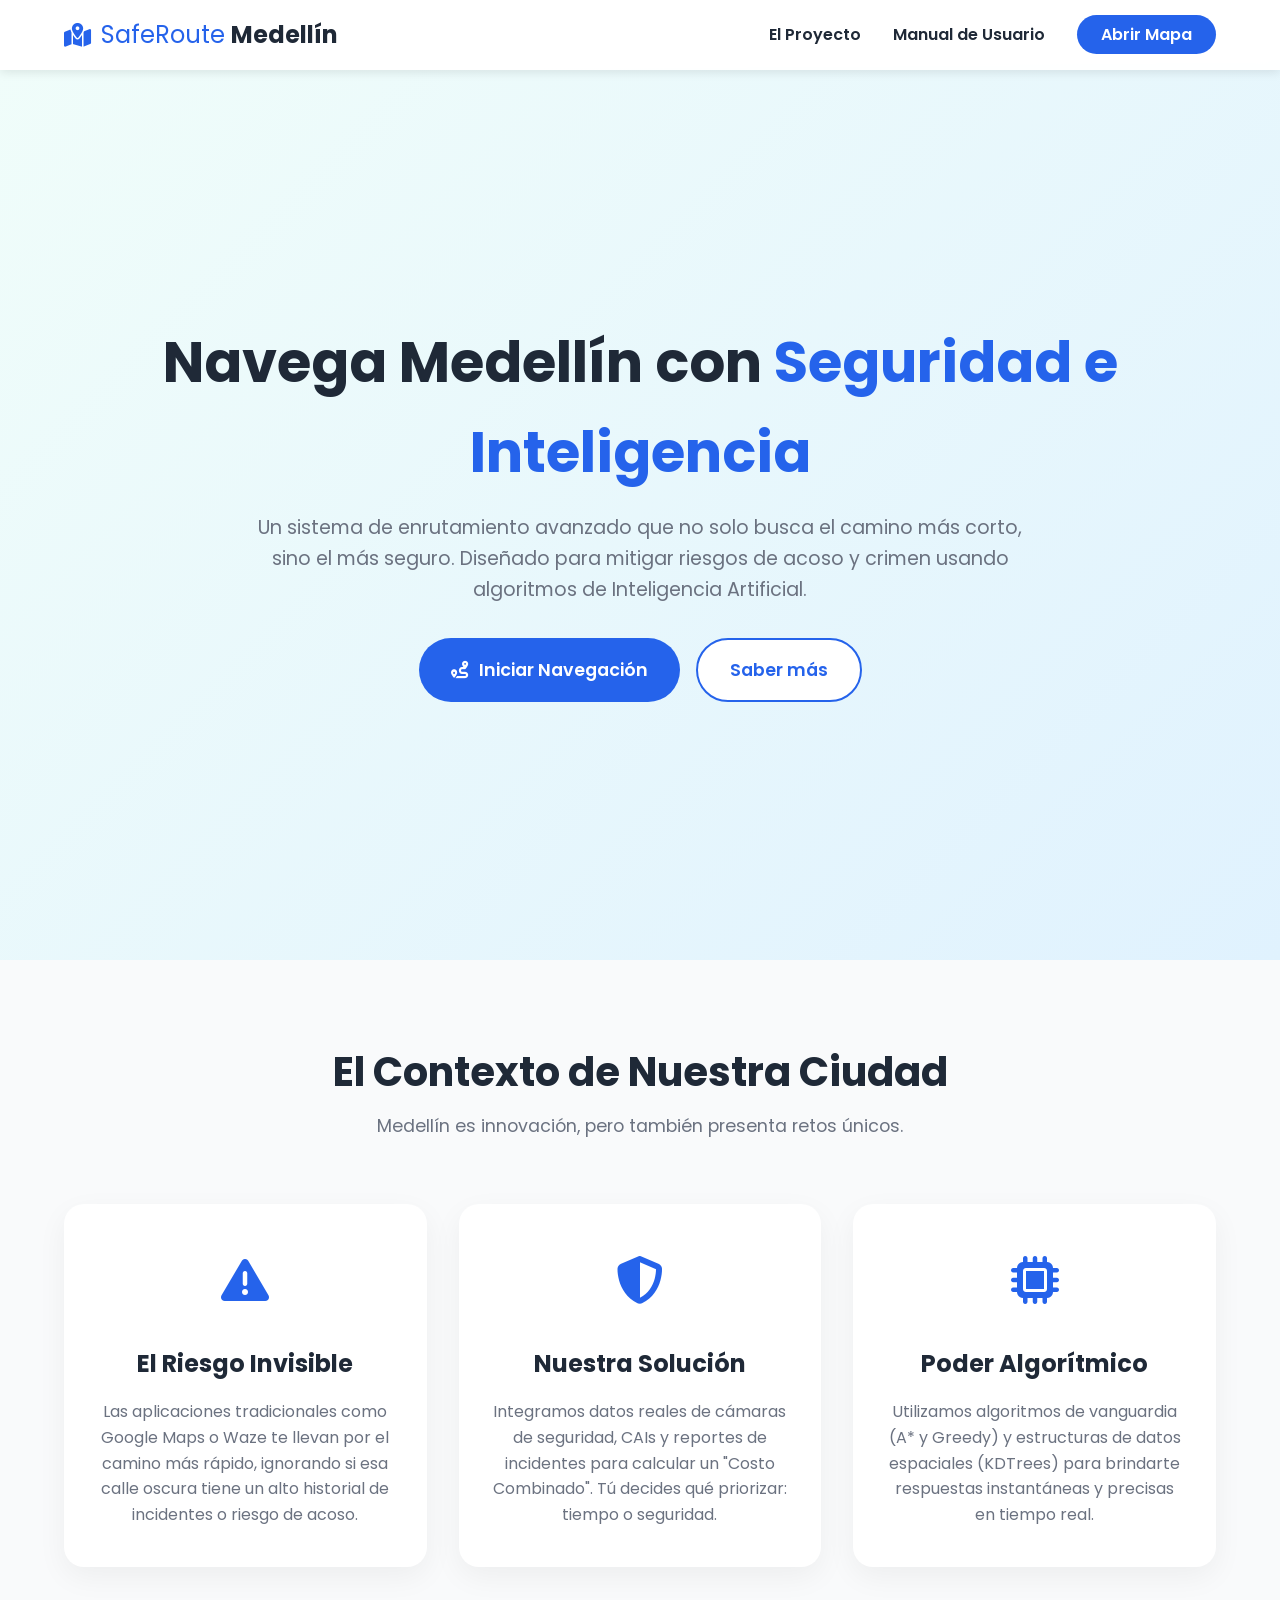
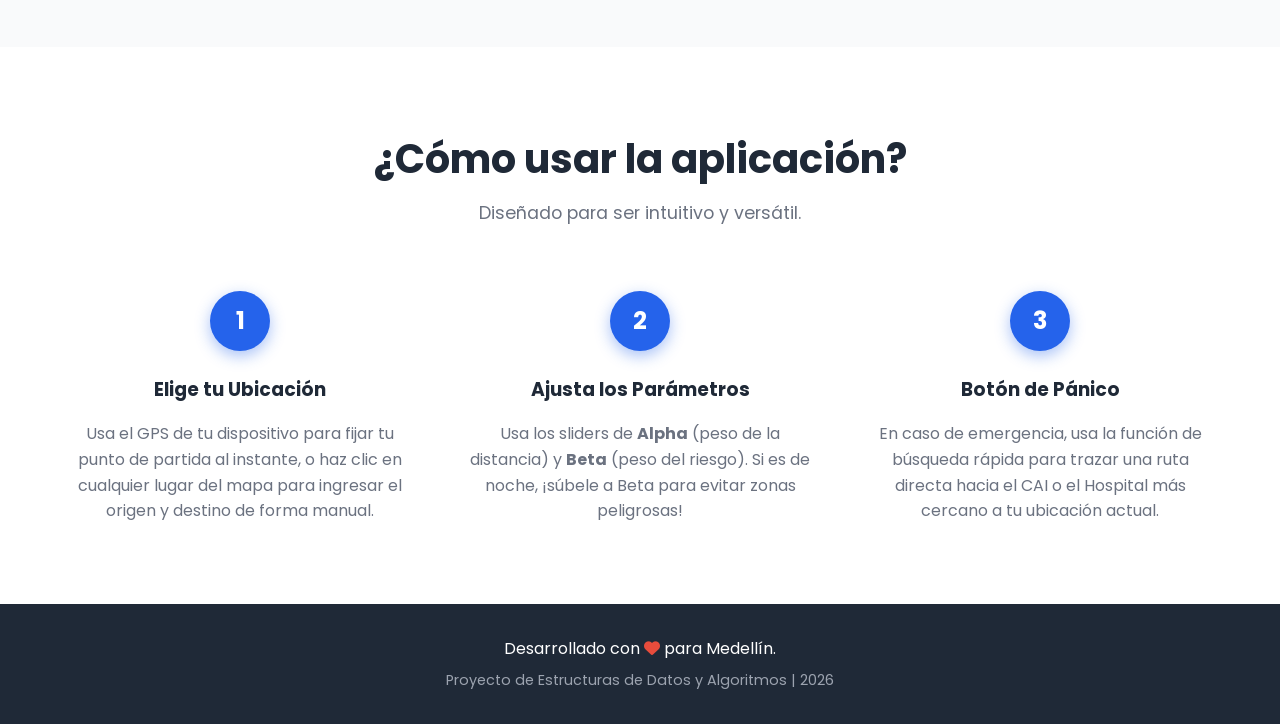
<file: Frontend/index.html>
<!DOCTYPE html>
<html lang="es">
<head>
    <meta charset="UTF-8">
    <meta name="viewport" content="width=device-width, initial-scale=1.0">
    <title>Rutas Seguras Medellín | Navegación Inteligente</title>

    <link rel="preconnect" href="https://fonts.googleapis.com">
    <link rel="preconnect" href="https://fonts.gstatic.com" crossorigin>
    <link href="https://fonts.googleapis.com/css2?family=Poppins:wght@300;400;600;700&display=swap" rel="stylesheet">

    <link rel="stylesheet" href="https://cdnjs.cloudflare.com/ajax/libs/font-awesome/6.4.0/css/all.min.css">

    <link rel="stylesheet" href="css/style.css">
</head>
<body>

    <nav class="navbar">
        <div class="logo">
            <i class="fa-solid fa-map-location-dot"></i>
            <span>SafeRoute <strong>Medellín</strong></span>
        </div>
        <ul class="nav-links">
            <li><a href="#contexto">El Proyecto</a></li>
            <li><a href="#manual">Manual de Usuario</a></li>
            <li><a href="app.html" class="btn-nav">Abrir Mapa</a></li>
        </ul>
    </nav>

    <header class="hero">
        <div class="hero-content">
            <h1>Navega Medellín con <span>Seguridad e Inteligencia</span></h1>
            <p>Un sistema de enrutamiento avanzado que no solo busca el camino más corto, sino el más seguro. Diseñado para mitigar riesgos de acoso y crimen usando algoritmos de Inteligencia Artificial.</p>
            <div class="hero-buttons">
                <a href="app.html" class="btn-primary"><i class="fa-solid fa-route"></i> Iniciar Navegación</a>
                <a href="#contexto" class="btn-secondary">Saber más</a>
            </div>
        </div>
    </header>

    <section id="contexto" class="context-section">
        <div class="section-title">
            <h2>El Contexto de Nuestra Ciudad</h2>
            <p>Medellín es innovación, pero también presenta retos únicos.</p>
        </div>

        <div class="cards-container">
            <div class="card">
                <div class="card-icon"><i class="fa-solid fa-triangle-exclamation"></i></div>
                <h3>El Riesgo Invisible</h3>
                <p>Las aplicaciones tradicionales como Google Maps o Waze te llevan por el camino más rápido, ignorando si esa calle oscura tiene un alto historial de incidentes o riesgo de acoso.</p>
            </div>
            <div class="card">
                <div class="card-icon"><i class="fa-solid fa-shield-halved"></i></div>
                <h3>Nuestra Solución</h3>
                <p>Integramos datos reales de cámaras de seguridad, CAIs y reportes de incidentes para calcular un "Costo Combinado". Tú decides qué priorizar: tiempo o seguridad.</p>
            </div>
            <div class="card">
                <div class="card-icon"><i class="fa-solid fa-microchip"></i></div>
                <h3>Poder Algorítmico</h3>
                <p>Utilizamos algoritmos de vanguardia (A* y Greedy) y estructuras de datos espaciales (KDTrees) para brindarte respuestas instantáneas y precisas en tiempo real.</p>
            </div>
        </div>
    </section>

    <section id="manual" class="manual-section">
        <div class="section-title">
            <h2>¿Cómo usar la aplicación?</h2>
            <p>Diseñado para ser intuitivo y versátil.</p>
        </div>

        <div class="steps-container">
            <div class="step">
                <div class="step-number">1</div>
                <h3>Elige tu Ubicación</h3>
                <p>Usa el GPS de tu dispositivo para fijar tu punto de partida al instante, o haz clic en cualquier lugar del mapa para ingresar el origen y destino de forma manual.</p>
            </div>
            <div class="step">
                <div class="step-number">2</div>
                <h3>Ajusta los Parámetros</h3>
                <p>Usa los sliders de <strong>Alpha</strong> (peso de la distancia) y <strong>Beta</strong> (peso del riesgo). Si es de noche, ¡súbele a Beta para evitar zonas peligrosas!</p>
            </div>
            <div class="step">
                <div class="step-number">3</div>
                <h3>Botón de Pánico</h3>
                <p>En caso de emergencia, usa la función de búsqueda rápida para trazar una ruta directa hacia el CAI o el Hospital más cercano a tu ubicación actual.</p>
            </div>
        </div>
    </section>

    <footer>
        <p>Desarrollado con <i class="fa-solid fa-heart" style="color: #e74c3c;"></i> para Medellín.</p>
        <p class="small-text">Proyecto de Estructuras de Datos y Algoritmos | 2026</p>
    </footer>

</body>
</html>
</file>
<file: Frontend/css/style.css>
/* =========================================
   VARIABLES GLOBALES (Nuestra paleta de colores)
========================================= */
:root {
    --primary-color: #2563eb; /* Azul tecnológico */
    --primary-dark: #1d4ed8;
    --accent-color: #ef4444; /* Rojo para alertas/seguridad */
    --text-main: #1f2937;
    --text-light: #6b7280;
    --bg-light: #f9fafb;
    --bg-white: #ffffff;
    --transition: all 0.3s ease;
}

/* =========================================
   RESETEO BÁSICO
========================================= */
* {
    margin: 0;
    padding: 0;
    box-sizing: border-box;
    font-family: 'Poppins', sans-serif;
    scroll-behavior: smooth; /* Para que al hacer clic en el menú, baje suavemente */
}

body {
    background-color: var(--bg-light);
    color: var(--text-main);
    line-height: 1.6;
}

/* =========================================
   BARRA DE NAVEGACIÓN (Fija arriba)
========================================= */
.navbar {
    position: fixed;
    top: 0;
    width: 100%;
    background-color: rgba(255, 255, 255, 0.95);
    backdrop-filter: blur(10px);
    display: flex;
    justify-content: space-between;
    align-items: center;
    padding: 1rem 5%;
    box-shadow: 0 2px 10px rgba(0,0,0,0.1);
    z-index: 1000;
}

.logo {
    font-size: 1.5rem;
    color: var(--primary-color);
    font-weight: 400;
    display: flex;
    align-items: center;
    gap: 10px;
}

.logo strong {
    color: var(--text-main);
}

.nav-links {
    list-style: none;
    display: flex;
    align-items: center;
    gap: 2rem;
}

.nav-links a {
    text-decoration: none;
    color: var(--text-main);
    font-weight: 600;
    transition: var(--transition);
}

.nav-links a:hover {
    color: var(--primary-color);
}

.btn-nav {
    background-color: var(--primary-color);
    color: white !important;
    padding: 0.5rem 1.5rem;
    border-radius: 50px;
}

.btn-nav:hover {
    background-color: var(--primary-dark);
    box-shadow: 0 4px 15px rgba(37, 99, 235, 0.3);
}

/* =========================================
   SECCIÓN HERO (Pantalla principal)
========================================= */
.hero {
    height: 100vh;
    display: flex;
    align-items: center;
    justify-content: center;
    text-align: center;
    background: linear-gradient(135deg, #f0fdfa 0%, #e0f2fe 100%);
    padding: 0 5%;
    margin-top: 60px; /* Compensa la barra de navegación */
}

.hero-content h1 {
    font-size: 3.5rem;
    margin-bottom: 1rem;
    color: var(--text-main);
}

.hero-content h1 span {
    color: var(--primary-color);
}

.hero-content p {
    font-size: 1.2rem;
    color: var(--text-light);
    max-width: 800px;
    margin: 0 auto 2rem auto;
}

.hero-buttons {
    display: flex;
    gap: 1rem;
    justify-content: center;
}

.btn-primary, .btn-secondary {
    text-decoration: none;
    padding: 1rem 2rem;
    border-radius: 50px;
    font-weight: 600;
    font-size: 1.1rem;
    transition: var(--transition);
    display: flex;
    align-items: center;
    gap: 10px;
}

.btn-primary {
    background-color: var(--primary-color);
    color: white;
}

.btn-primary:hover {
    background-color: var(--primary-dark);
    transform: translateY(-3px);
    box-shadow: 0 10px 20px rgba(37, 99, 235, 0.3);
}

.btn-secondary {
    background-color: white;
    color: var(--primary-color);
    border: 2px solid var(--primary-color);
}

.btn-secondary:hover {
    background-color: var(--primary-color);
    color: white;
    transform: translateY(-3px);
}

/* =========================================
   SECCIONES GENERALES
========================================= */
.context-section, .manual-section {
    padding: 5rem 5%;
}

.section-title {
    text-align: center;
    margin-bottom: 4rem;
}

.section-title h2 {
    font-size: 2.5rem;
    color: var(--text-main);
    margin-bottom: 0.5rem;
}

.section-title p {
    color: var(--text-light);
    font-size: 1.1rem;
}

/* =========================================
   TARJETAS (Cards de Contexto)
========================================= */
.cards-container {
    display: grid;
    grid-template-columns: repeat(auto-fit, minmax(300px, 1fr));
    gap: 2rem;
    max-width: 1200px;
    margin: 0 auto;
}

.card {
    background-color: var(--bg-white);
    padding: 2.5rem 2rem;
    border-radius: 20px;
    box-shadow: 0 10px 30px rgba(0,0,0,0.05);
    transition: var(--transition);
    text-align: center;
}

.card:hover {
    transform: translateY(-10px);
    box-shadow: 0 20px 40px rgba(0,0,0,0.1);
}

.card-icon {
    font-size: 3rem;
    color: var(--primary-color);
    margin-bottom: 1.5rem;
}

.card h3 {
    font-size: 1.5rem;
    margin-bottom: 1rem;
}

.card p {
    color: var(--text-light);
}

/* =========================================
   PASOS (Manual de Usuario)
========================================= */
.manual-section {
    background-color: var(--bg-white);
}

.steps-container {
    display: grid;
    grid-template-columns: repeat(auto-fit, minmax(250px, 1fr));
    gap: 3rem;
    max-width: 1200px;
    margin: 0 auto;
}

.step {
    text-align: center;
}

.step-number {
    width: 60px;
    height: 60px;
    background-color: var(--primary-color);
    color: white;
    font-size: 1.5rem;
    font-weight: 700;
    display: flex;
    align-items: center;
    justify-content: center;
    border-radius: 50%;
    margin: 0 auto 1.5rem auto;
    box-shadow: 0 5px 15px rgba(37, 99, 235, 0.4);
}

.step h3 {
    margin-bottom: 1rem;
}

.step p {
    color: var(--text-light);
}

/* =========================================
   FOOTER
========================================= */
footer {
    background-color: var(--text-main);
    color: white;
    text-align: center;
    padding: 2rem 5%;
}

.small-text {
    font-size: 0.9rem;
    color: #9ca3af;
    margin-top: 0.5rem;
}

/* =========================================
   RESPONSIVE DESIGN (Para celulares)
========================================= */
@media (max-width: 768px) {
    .nav-links {
        display: none; /* Ocultamos los links en celular por simplicidad */
    }

    .hero-content h1 {
        font-size: 2.5rem;
    }

    .hero-buttons {
        flex-direction: column;
    }
}
</file>
